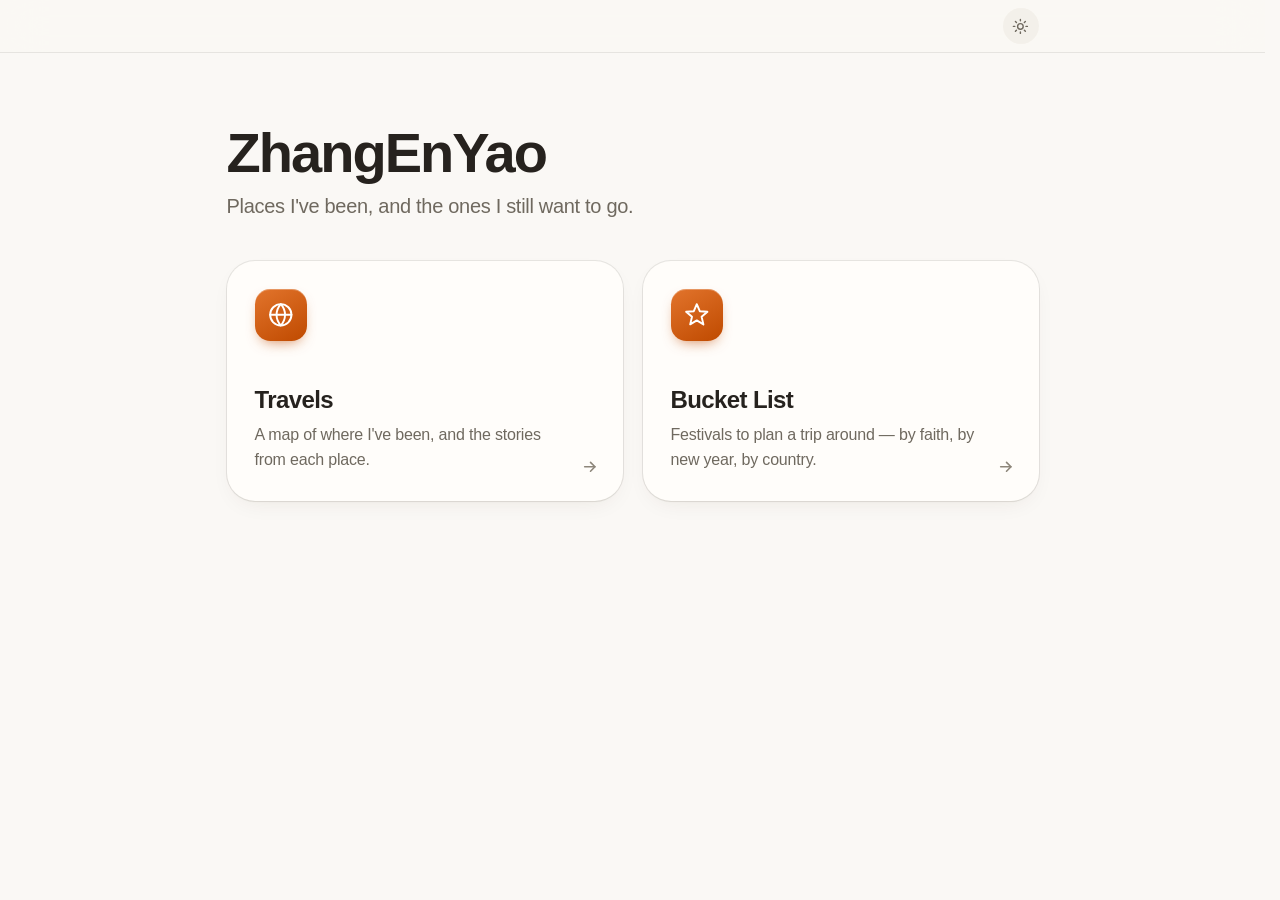
<file: index.html>
<!doctype html>
<html lang="en">
<meta charset="utf-8">
<meta name="viewport" content="width=device-width, initial-scale=1, viewport-fit=cover">
<title>ZhangEnYao</title>
<meta name="description" content="Places I've been, and the ones I still want to go.">
<meta name="theme-color" content="#faf8f5">
<link rel="icon" href="data:image/svg+xml,%3Csvg xmlns='http://www.w3.org/2000/svg' viewBox='0 0 64 64'%3E%3Cdefs%3E%3ClinearGradient id='g' x1='0' y1='0' x2='1' y2='1'%3E%3Cstop offset='0' stop-color='%23e2742c'/%3E%3Cstop offset='1' stop-color='%23bf4a00'/%3E%3C/linearGradient%3E%3C/defs%3E%3Crect width='64' height='64' rx='15' fill='url(%23g)'/%3E%3Cg fill='none' stroke='%23fff' stroke-width='3.5' stroke-linecap='round'%3E%3Ccircle cx='32' cy='32' r='17'/%3E%3Cpath d='M15 32h34M32 15c5 5 7 11 7 17s-2 12-7 17c-5-5-7-11-7-17s2-12 7-17z'/%3E%3C/g%3E%3C/svg%3E">
<script src="assets/js/theme.js"></script>
<link rel="stylesheet" href="assets/css/core.css">
<link rel="stylesheet" href="assets/css/home.css">

<header class="site-header">
  <div class="wrap">
    <span></span>
    <button id="theme-toggle" class="icon-btn" type="button" aria-label="Toggle dark mode">
      <svg class="theme-icon-light" viewBox="0 0 24 24" fill="none" stroke="currentColor" stroke-width="2" stroke-linecap="round" stroke-linejoin="round" aria-hidden="true"><circle cx="12" cy="12" r="4"/><path d="M12 2v2M12 20v2M4.93 4.93l1.41 1.41M17.66 17.66l1.41 1.41M2 12h2M20 12h2M6.34 17.66l-1.41 1.41M19.07 4.93l-1.41 1.41"/></svg>
      <svg class="theme-icon-dark" viewBox="0 0 24 24" fill="none" stroke="currentColor" stroke-width="2" stroke-linecap="round" stroke-linejoin="round" aria-hidden="true"><path d="M20.99 12.4A9 9 0 1 1 11.6 3.01 7 7 0 0 0 20.99 12.4Z"/></svg>
    </button>
  </div>
</header>

<main class="wrap">
  <section class="intro">
    <h1>ZhangEnYao</h1>
    <p class="lede">Places I've been, and the ones I still want to go.</p>
  </section>

  <nav class="hub">
    <a class="hub-card" href="travel.html">
      <span class="hub-media" aria-hidden="true">
        <svg viewBox="0 0 24 24" fill="none" stroke="currentColor" stroke-width="1.8" stroke-linecap="round" stroke-linejoin="round"><circle cx="12" cy="12" r="10"/><path d="M2 12h20"/><path d="M12 2a15.3 15.3 0 0 1 4 10 15.3 15.3 0 0 1-4 10 15.3 15.3 0 0 1-4-10 15.3 15.3 0 0 1 4-10z"/></svg>
      </span>
      <h2 class="hub-title">Travels</h2>
      <p class="hub-description">A map of where I've been, and the stories from each place.</p>
      <svg class="hub-arrow" viewBox="0 0 24 24" fill="none" stroke="currentColor" stroke-width="2.2" stroke-linecap="round" stroke-linejoin="round" aria-hidden="true"><path d="M5 12h14"/><path d="m13 6 6 6-6 6"/></svg>
    </a>

    <a class="hub-card" href="bucket-list.html">
      <span class="hub-media" aria-hidden="true">
        <svg viewBox="0 0 24 24" fill="none" stroke="currentColor" stroke-width="1.8" stroke-linecap="round" stroke-linejoin="round"><path d="M12 2 9.2 8.6 2 9.2l5.5 4.7L5.8 21 12 17.3 18.2 21l-1.7-7.1L22 9.2l-7.2-.6z"/></svg>
      </span>
      <h2 class="hub-title">Bucket List</h2>
      <p class="hub-description">Festivals to plan a trip around — by faith, by new year, by country.</p>
      <svg class="hub-arrow" viewBox="0 0 24 24" fill="none" stroke="currentColor" stroke-width="2.2" stroke-linecap="round" stroke-linejoin="round" aria-hidden="true"><path d="M5 12h14"/><path d="m13 6 6 6-6 6"/></svg>
    </a>
  </nav>
</main>
</file>
<file: assets/css/core.css>
/* Tokens, base styles, and components shared by every page. */

:root {
  color-scheme: light;

  --bg: #faf8f5;
  --card: #fffdfa;
  --surface: #f2eee8;
  --text: #26221e;
  --muted: #6f695f;
  --faint: #8d867a;
  --line: #ddd6cb;
  --hairline: rgb(38 34 30 / 9%);
  --accent: #bf4a00;
  --accent-soft: #fbe9dc;
  --accent-gradient: linear-gradient(150deg, #e2742c, #bf4a00);

  --radius-xl: 28px;
  --radius-lg: 22px;
  --radius: 16px;
  --radius-sm: 10px;
  --radius-pill: 999px;

  --shadow-card: 0 0 0 1px var(--hairline), 0 1px 2px rgb(64 40 16 / 4%), 0 8px 24px -10px rgb(64 40 16 / 10%);
  --shadow-lift: 0 0 0 1px var(--hairline), 0 2px 6px rgb(64 40 16 / 6%), 0 22px 44px -16px rgb(64 40 16 / 22%);
  --shadow-float: 0 0 0 1px var(--hairline), 0 12px 40px rgb(0 0 0 / 16%);

  --sans: -apple-system, BlinkMacSystemFont, "SF Pro Text", "SF Pro Display", "Segoe UI", Roboto,
    "Helvetica Neue", "PingFang TC", "Noto Sans TC", sans-serif;
  --mono: ui-monospace, SFMono-Regular, "SF Mono", Menlo, monospace;

  --ease: cubic-bezier(0.22, 1, 0.36, 1);
  --spring: cubic-bezier(0.34, 1.4, 0.64, 1);

  --header-h: 3.25rem;
}

[data-theme="dark"] {
  color-scheme: dark;

  --bg: #13110e;
  --card: #1f1c18;
  --surface: #292520;
  --text: #f2efe8;
  --muted: #a8a092;
  --faint: #878073;
  --line: #3a3631;
  --hairline: rgb(255 244 228 / 9%);
  --accent: #ff9f47;
  --accent-soft: #3a2819;
  --accent-gradient: linear-gradient(150deg, #ffae5c, #e8741c);

  --shadow-card: 0 0 0 1px var(--hairline), 0 1px 2px rgb(0 0 0 / 30%), 0 8px 24px -10px rgb(0 0 0 / 50%);
  --shadow-lift: 0 0 0 1px var(--hairline), 0 2px 6px rgb(0 0 0 / 35%), 0 22px 44px -16px rgb(0 0 0 / 70%);
  --shadow-float: 0 0 0 1px var(--hairline), 0 12px 40px rgb(0 0 0 / 55%);
}

/* ---------- base ---------- */

*, *::before, *::after { box-sizing: border-box; }

[hidden] { display: none !important; }

html {
  scroll-behavior: smooth;
  scroll-padding-top: 5rem;
  -webkit-text-size-adjust: 100%;
  /* Keep the scrollbar's space reserved, so locking the body behind the photo viewer
     cannot make the page jump sideways as the scrollbar disappears. */
  scrollbar-gutter: stable;
}

body {
  margin: 0;
  background: var(--bg);
  color: var(--text);
  font-family: var(--sans);
  font-size: 1.0625rem;
  line-height: 1.55;
  letter-spacing: -0.011em;
  -webkit-font-smoothing: antialiased;
  -moz-osx-font-smoothing: grayscale;
  text-rendering: optimizeLegibility;
}

button, input, textarea, select { font: inherit; letter-spacing: inherit; }

h1, h2, h3, h4 { text-wrap: balance; }

p { text-wrap: pretty; }

::selection { background: color-mix(in srgb, var(--accent) 24%, transparent); }

:focus-visible {
  outline: 2px solid color-mix(in srgb, var(--accent) 75%, transparent);
  outline-offset: 2px;
}

.wrap {
  max-width: 860px;
  margin: 0 auto;
  padding-inline: 1.5rem;
}

.wrap.is-wide { max-width: 1080px; }

@media (max-width: 640px) {
  .wrap { padding-inline: 1.1rem; }
}

@media (prefers-reduced-motion: no-preference) {
  @view-transition { navigation: auto; }
}

/* ---------- header ---------- */

.site-header {
  position: sticky;
  top: 0;
  z-index: 10;
  background: color-mix(in srgb, var(--bg) 75%, transparent);
  backdrop-filter: saturate(180%) blur(20px);
  -webkit-backdrop-filter: saturate(180%) blur(20px);
  box-shadow: 0 1px 0 var(--hairline);
}

/* The hairline fades in once the page scrolls, like a system navigation bar. */
@supports (animation-timeline: scroll()) {
  .site-header {
    animation: header-edge linear both;
    animation-timeline: scroll();
    animation-range: 0 3rem;
  }

  @keyframes header-edge {
    from { box-shadow: 0 1px 0 transparent; }
  }
}

.site-header .wrap {
  display: flex;
  align-items: center;
  justify-content: space-between;
  height: var(--header-h);
}

.icon-btn {
  display: inline-flex;
  align-items: center;
  justify-content: center;
  width: 2.25rem;
  height: 2.25rem;
  padding: 0;
  color: var(--muted);
  background: color-mix(in srgb, var(--surface) 80%, transparent);
  border: none;
  border-radius: var(--radius-pill);
  text-decoration: none;
  cursor: pointer;
  transition: background-color 0.2s var(--ease), color 0.2s var(--ease), transform 0.35s var(--spring);
}

.icon-btn svg { width: 1.05rem; height: 1.05rem; }

.icon-btn:hover { color: var(--text); background: color-mix(in srgb, var(--line) 80%, transparent); }

.icon-btn:active { transform: scale(0.9); }

/* Sun in light mode, moon in dark. */
.theme-icon-dark,
[data-theme="dark"] .theme-icon-light { display: none; }

[data-theme="dark"] .theme-icon-dark { display: block; }

/* ---------- page intro ---------- */

.intro { padding: 4.5rem 0 2.5rem; }

.intro h1 {
  margin: 0 0 0.6rem;
  font-size: clamp(2.5rem, 1.7rem + 3vw, 3.5rem);
  font-weight: 700;
  line-height: 1.04;
  letter-spacing: -0.035em;
}

.lede {
  margin: 0;
  max-width: 36rem;
  font-size: 1.25rem;
  line-height: 1.45;
  color: var(--muted);
  letter-spacing: -0.015em;
}

.stats {
  margin: 0 0 1rem;
  font-size: 0.875rem;
  color: var(--faint);
  font-variant-numeric: tabular-nums;
}

.stats b { font-weight: 600; color: var(--text); }

@media (max-width: 640px) {
  .intro { padding: 2.75rem 0 1.75rem; }
  .lede { font-size: 1.0625rem; }
}

/* ---------- buttons, tags ---------- */

.btn {
  display: inline-flex;
  align-items: center;
  gap: 0.35rem;
  padding: 0.55rem 1.15rem;
  font-size: 0.9375rem;
  font-weight: 500;
  line-height: 1.3;
  color: var(--text);
  background: var(--card);
  border: none;
  border-radius: var(--radius-pill);
  box-shadow: var(--shadow-card);
  text-decoration: none;
  cursor: pointer;
  transition: color 0.2s var(--ease), background-color 0.2s var(--ease), transform 0.35s var(--spring);
}

.btn:hover { color: var(--card); background: var(--accent); }

.btn:active { transform: scale(0.96); }

.tag {
  display: inline-flex;
  align-items: center;
  padding: 0.1rem 0.5rem;
  font-size: 0.6875rem;
  font-weight: 600;
  line-height: 1.5;
  letter-spacing: 0.01em;
  color: var(--accent);
  background: var(--accent-soft);
  border-radius: var(--radius-pill);
}

/* ---------- map credits ---------- */

/* Under the world map and under any trip map that draws borrowed data. */
.map-credit {
  margin: 0.6rem 0 0;
  font-size: 0.6875rem;
  color: var(--faint);
  text-align: right;
}

.map-credit a { color: inherit; }

/* ---------- glass ---------- */

.glass {
  background: color-mix(in srgb, var(--card) 62%, transparent);
  backdrop-filter: blur(16px) saturate(1.6);
  -webkit-backdrop-filter: blur(16px) saturate(1.6);
  box-shadow: 0 0 0 1px var(--hairline), 0 4px 16px rgb(0 0 0 / 8%);
}

@supports not ((backdrop-filter: blur(1px)) or (-webkit-backdrop-filter: blur(1px))) {
  .glass { background: color-mix(in srgb, var(--card) 94%, transparent); }
}

/* ---------- empty / loading state ---------- */

.empty {
  display: flex;
  flex-direction: column;
  align-items: center;
  gap: 1.4rem;
  margin: 2rem 0;
  padding: 3.25rem 1.5rem;
  text-align: center;
  background: var(--card);
  border-radius: var(--radius-lg);
  box-shadow: var(--shadow-card);
}

.empty-header {
  display: flex;
  flex-direction: column;
  align-items: center;
  gap: 0.3rem;
  max-width: 26rem;
}

.empty-media {
  display: flex;
  align-items: center;
  justify-content: center;
  width: 2.75rem;
  height: 2.75rem;
  margin-bottom: 0.6rem;
  color: var(--accent);
  background: var(--accent-soft);
  border-radius: 0.8rem;
}

.empty-media svg { width: 1.3rem; height: 1.3rem; }

.empty-title {
  margin: 0;
  font-size: 1.125rem;
  font-weight: 600;
  letter-spacing: -0.02em;
}

.empty-description {
  margin: 0;
  font-size: 0.9375rem;
  line-height: 1.55;
  color: var(--muted);
}

.empty-description code {
  font-family: var(--mono);
  font-size: 0.85em;
  padding: 0.1em 0.35em;
  background: var(--surface);
  border-radius: 6px;
}

.empty-content {
  display: flex;
  flex-wrap: wrap;
  justify-content: center;
  gap: 0.5rem;
}

.spinner {
  width: 1.2rem;
  height: 1.2rem;
  border: 2px solid color-mix(in srgb, var(--accent) 22%, transparent);
  border-top-color: var(--accent);
  border-radius: 50%;
  animation: spin 0.8s linear infinite;
}

@keyframes spin { to { transform: rotate(360deg); } }

@media (prefers-reduced-motion: reduce) {
  html { scroll-behavior: auto; }
  .spinner { animation-duration: 2.4s; }
  .icon-btn, .btn { transition: none; }
}
</file>
<file: assets/css/home.css>
/* The home page hub. */

.hub {
  display: grid;
  grid-template-columns: repeat(auto-fit, minmax(min(22rem, 100%), 1fr));
  gap: 1.25rem;
  padding-bottom: 5rem;
}

.hub-card {
  position: relative;
  display: flex;
  flex-direction: column;
  min-height: 15rem;
  padding: 1.75rem;
  color: inherit;
  text-decoration: none;
  background: var(--card);
  border-radius: var(--radius-xl);
  box-shadow: var(--shadow-card);
  transition: transform 0.45s var(--ease), box-shadow 0.45s var(--ease);
}

.hub-card:hover {
  transform: translateY(-3px);
  box-shadow: var(--shadow-lift);
}

.hub-card:active {
  transform: scale(0.985);
  transition-duration: 0.15s;
}

/* An app-icon tile: gradient fill, white glyph, a soft top highlight. */
.hub-media {
  display: flex;
  align-items: center;
  justify-content: center;
  width: 3.25rem;
  height: 3.25rem;
  margin-bottom: auto;
  color: #fff;
  background: var(--accent-gradient);
  border-radius: 0.95rem;
  box-shadow: inset 0 1px 0 rgb(255 255 255 / 28%), 0 6px 14px -6px color-mix(in srgb, var(--accent) 70%, transparent);
}

.hub-media svg { width: 1.6rem; height: 1.6rem; }

.hub-title {
  margin: 2.5rem 0 0.3rem;
  font-size: 1.5rem;
  font-weight: 650;
  letter-spacing: -0.025em;
}

.hub-description {
  margin: 0;
  padding-right: 2rem;
  font-size: 1rem;
  color: var(--muted);
}

.hub-arrow {
  position: absolute;
  right: 1.5rem;
  bottom: 1.6rem;
  width: 1.1rem;
  height: 1.1rem;
  color: var(--faint);
  transition: transform 0.45s var(--ease), color 0.2s var(--ease);
}

.hub-card:hover .hub-arrow {
  color: var(--accent);
  transform: translateX(3px);
}

@media (max-width: 640px) {
  .hub-card { min-height: 0; padding: 1.4rem; border-radius: var(--radius-lg); }
  .hub-title { margin-top: 1.5rem; }
}

@media (prefers-reduced-motion: reduce) {
  .hub-card, .hub-arrow { transition: box-shadow 0.3s var(--ease); }
  .hub-card:hover, .hub-card:active, .hub-card:hover .hub-arrow { transform: none; }
}
</file>
